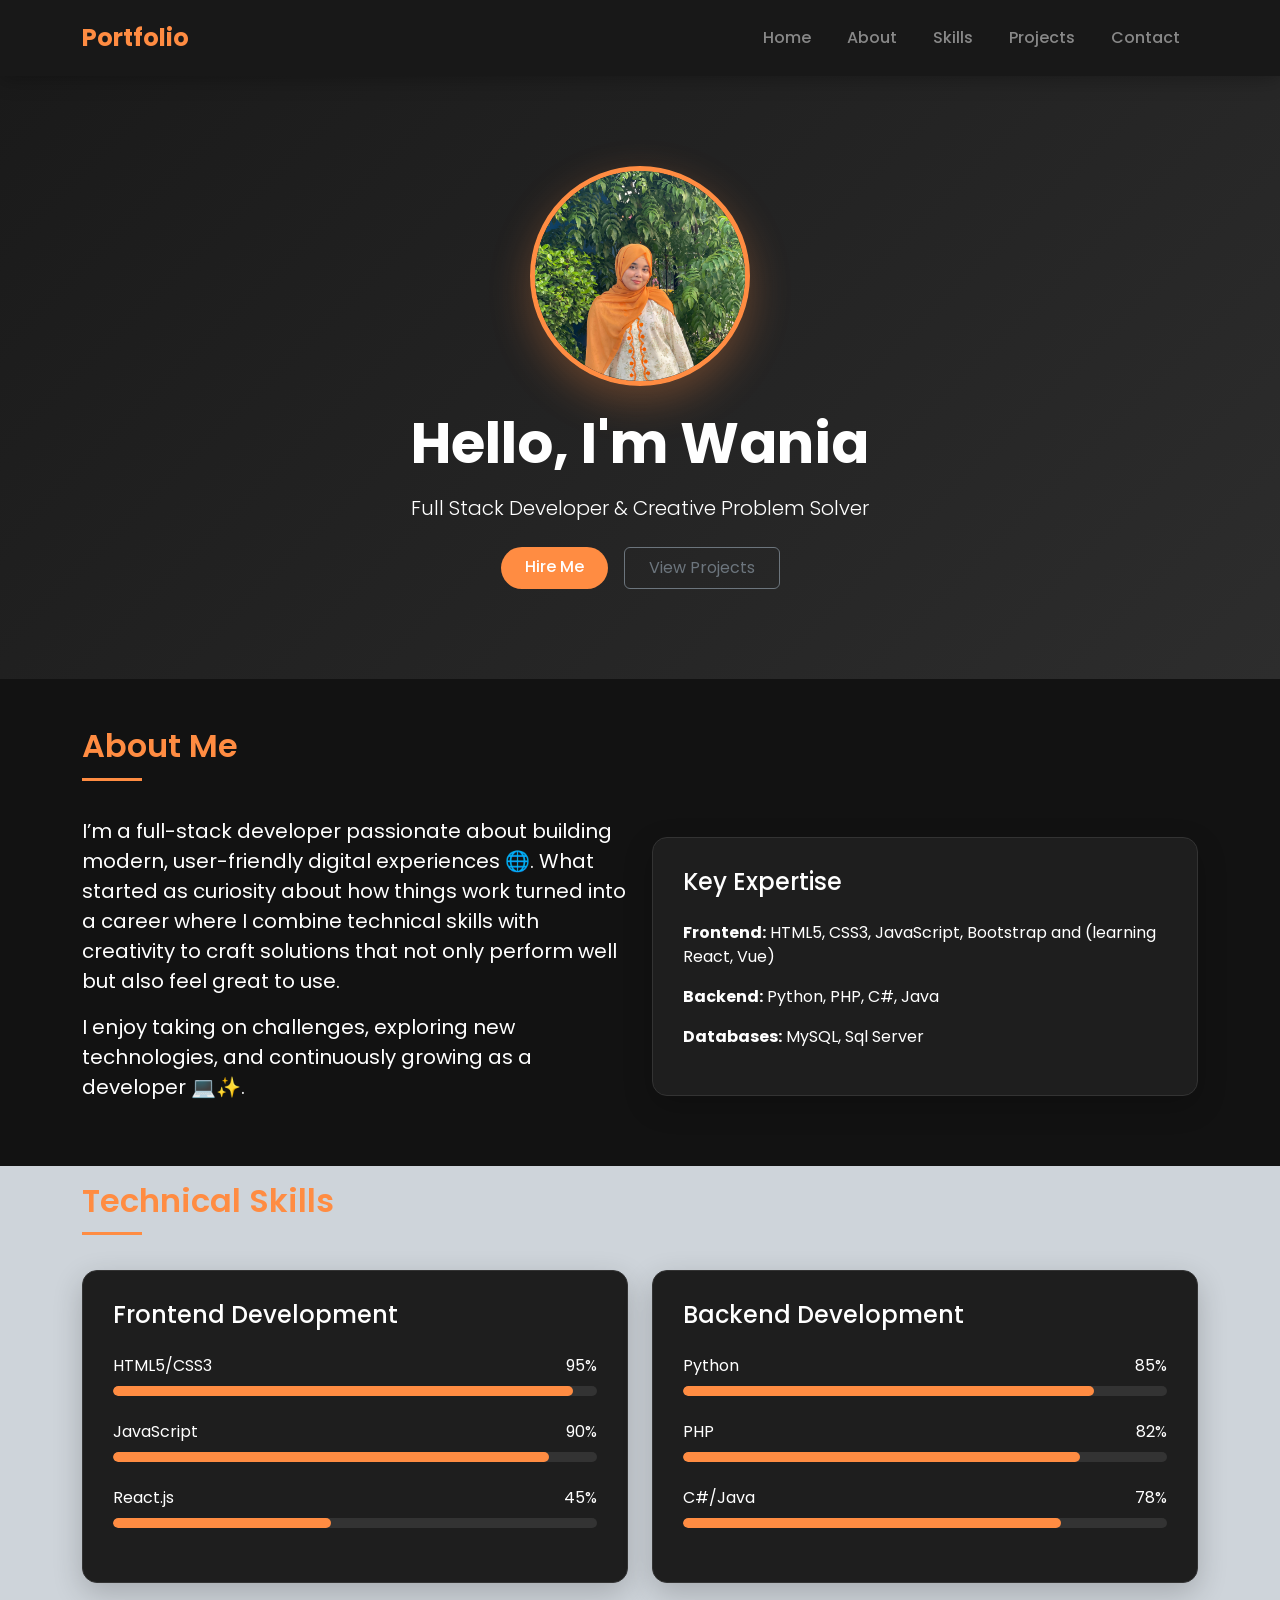
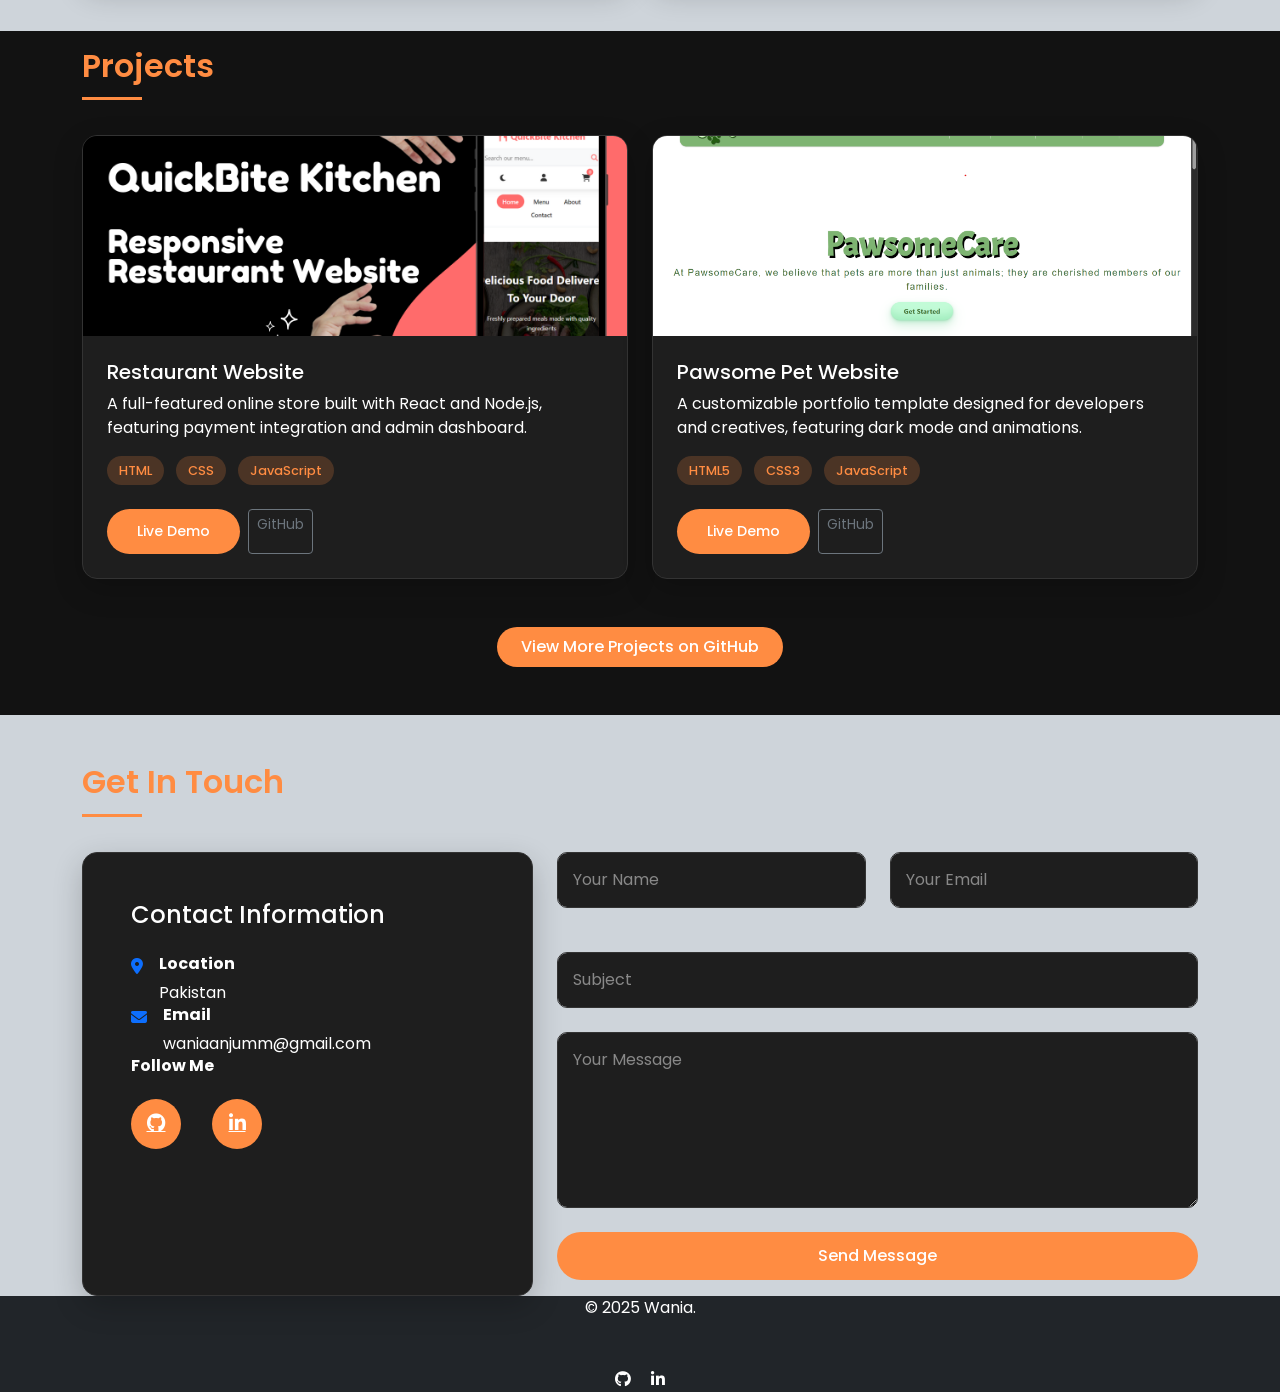
<file: index.html>
<html>
  <head>
    <meta charset="UTF-8" />
    <meta name="viewport" content="width=device-width, initial-scale=1.0" />
    <link rel="icon" type="image/png" href="images/logonia.png" />
    <title>Wania Baig</title>

    <!-- Bootstrap CSS -->
    <link
      href="https://cdn.jsdelivr.net/npm/bootstrap@5.3.0/dist/css/bootstrap.min.css"
      rel="stylesheet"
    />

    <!-- Font Awesome for icons -->
    <link
      rel="stylesheet"
      href="https://cdnjs.cloudflare.com/ajax/libs/font-awesome/6.4.0/css/all.min.css"
    />

    <!-- Google Fonts -->
    <link
      href="https://fonts.googleapis.com/css2?family=Poppins:wght@300;400;500;600;700&family=Roboto+Mono:wght@400;500&display=swap"
      rel="stylesheet"
    />

    <style>
      :root {
        --primary-color: #ff8c42;
        --secondary-color: #1a1a1a;
        --accent-color: #2d2d2d;
        --text-color: #ffffff;
        --light-text: #b0b0b0;
        --border-color: #444444;
      }

      [data-theme="dark"] {
        --primary-color: #ff8c42;
        --secondary-color: #121212;
        --accent-color: #1e1e1e;
        --text-color: #ffffff;
        --light-text: #888888;
        --border-color: #333333;
      }

      body {
        font-family: "Poppins", sans-serif;
        background-color: var(--secondary-color);
        color: var(--text-color);
        transition: all 0.3s ease;
      }

      h1,
      h2,
      h3,
      h4,
      h5,
      h6 {
        font-family: "Poppins", sans-serif;
        color: var(--text-color);
      }

      .navbar {
        background-color: rgba(26, 26, 26, 0.95);
        box-shadow: 0 2px 20px rgba(0, 0, 0, 0.3);
        padding: 15px 0;
      }

      .navbar-brand {
        font-weight: 700;
        color: var(--primary-color);
        font-size: 1.5rem;
      }

      .nav-link {
        color: var(--light-text);
        font-weight: 500;
        margin: 0 10px;
        transition: color 0.3s ease;
      }

      .nav-link:hover {
        color: var(--primary-color);
      }

      .hero-section {
        background: linear-gradient(135deg, #1a1a1a 0%, #2d2d2d 100%);
        padding: 90px 0;
        position: relative;
        overflow: hidden;
      }

      .hero-image {
        border-radius: 50%;
        width: 220px;
        height: 220px;
        object-fit: cover;
        border: 5px solid var(--primary-color);
        box-shadow: 0 15px 40px rgba(255, 140, 66, 0.3);
      }

      .section-title {
        color: var(--primary-color);
        font-weight: 600;
        margin-bottom: 50px;
        position: relative;
        display: inline-block;
      }

      .section-title::after {
        content: "";
        position: absolute;
        bottom: -15px;
        left: 0;
        width: 60px;
        height: 3px;
        background-color: var(--primary-color);
      }

      .skill-card {
        background-color: var(--accent-color);
        border-radius: 15px;
        padding: 30px;
        box-shadow: 0 10px 30px rgba(0, 0, 0, 0.2);
        transition: transform 0.3s ease, box-shadow 0.3s ease;
        border: 1px solid var(--border-color);
      }

      .skill-card:hover {
        transform: translateY(-10px);
        box-shadow: 0 15px 40px rgba(0, 0, 0, 0.3);
      }

      .project-card {
        background-color: var(--accent-color);
        border-radius: 15px;
        overflow: hidden;
        box-shadow: 0 10px 30px rgba(0, 0, 0, 0.2);
        transition: transform 0.3s ease;
        border: 1px solid var(--border-color);
      }

      .project-card:hover {
        transform: translateY(-10px);
      }

      .project-image {
        width: 100%;
        height: 200px;
        object-fit: cover;
      }

      .btn-primary {
        background-color: var(--primary-color);
        border: none;
        border-radius: 50px;
        padding: 12px 30px;
        font-weight: 500;
        transition: all 0.3s ease;
      }

      .btn-primary:hover {
        background-color: #e67e22;
        transform: translateY(-3px);
        box-shadow: 0 8px 20px rgba(255, 140, 66, 0.4);
      }

      .social-icon {
        display: inline-flex;
        align-items: center;
        justify-content: center;
        width: 50px;
        height: 50px;
        background-color: var(--primary-color);
        color: white;
        border-radius: 50%;
        margin-right: 15px;
        transition: all 0.3s ease;
        font-size: 1.2rem;
      }

      .social-icon:hover {
        background-color: #e67e22;
        transform: translateY(-5px);
      }

      .progress {
        height: 10px;
        background-color: var(--border-color);
        border-radius: 5px;
      }

      .progress-bar {
        background-color: var(--primary-color);
        border-radius: 5px;
      }

      .contact-form input,
      .contact-form textarea {
        background-color: var(--accent-color);
        border: 1px solid var(--border-color);
        border-radius: 10px;
        padding: 15px;
        color: var(--text-color);
        margin-bottom: 20px;
      }

      .contact-form input::placeholder,
      .contact-form textarea::placeholder {
        color: var(--light-text);
      }

      .contact-form input:focus,
      .contact-form textarea:focus {
        outline: none;
        border-color: var(--primary-color);
        box-shadow: 0 0 0 3px rgba(255, 140, 66, 0.2);
      }

      .theme-toggle {
        cursor: pointer;
        color: var(--light-text);
        transition: color 0.3s ease;
      }

      .theme-toggle:hover {
        color: var(--primary-color);
      }

      .badge {
        background-color: var(--primary-color);
        color: white;
        padding: 5px 12px;
        border-radius: 20px;
        font-size: 0.8rem;
        font-weight: 500;
      }

      .tech-tag {
        display: inline-block;
        background-color: rgba(255, 140, 66, 0.2);
        color: var(--primary-color);
        padding: 5px 12px;
        border-radius: 20px;
        font-size: 0.8rem;
        font-weight: 500;
        margin-right: 8px;
        margin-bottom: 8px;
      }

      .project-overlay {
        position: absolute;
        top: 0;
        left: 0;
        right: 0;
        bottom: 0;
        background-color: rgba(0, 0, 0, 0.7);
        display: flex;
        align-items: center;
        justify-content: center;
        opacity: 0;
        transition: opacity 0.3s ease;
      }

      .project-card:hover .project-overlay {
        opacity: 1;
      }

      .project-links a {
        display: inline-block;
        margin: 0 10px;
        color: var(--primary-color);
        font-size: 1.2rem;
        transition: color 0.3s ease;
      }

      .project-links a:hover {
        color: #e67e22;
      }

      .timeline-item {
        position: relative;
        padding-left: 40px;
        margin-bottom: 30px;
      }

      .timeline-dot {
        position: absolute;
        left: 0;
        top: 10px;
        width: 20px;
        height: 20px;
        background-color: var(--primary-color);
        border-radius: 50%;
      }

      @media (max-width: 768px) {
        .hero-section {
          padding: 80px 0;
        }

        .hero-image {
          width: 180px;
          height: 180px;
        }

        .section-title {
          font-size: 1.8rem;
        }
      }
    </style>
  </head>
  <body data-theme="dark">
    <!-- Navigation Bar -->
    <nav class="navbar navbar-expand-lg sticky-top">
      <div class="container">
        <a class="navbar-brand" href="#">Portfolio</a>
        <button
          class="navbar-toggler"
          type="button"
          data-bs-toggle="collapse"
          data-bs-target="#navbarNav"
        >
          <span class="navbar-toggler-icon"></span>
        </button>
        <div class="collapse navbar-collapse" id="navbarNav">
          <ul class="navbar-nav ms-auto">
            <li class="nav-item"><a class="nav-link" href="#home">Home</a></li>
            <li class="nav-item">
              <a class="nav-link" href="#about">About</a>
            </li>
            <li class="nav-item">
              <a class="nav-link" href="#skills">Skills</a>
            </li>
            <li class="nav-item">
              <a class="nav-link" href="#projects">Projects</a>
            </li>
            <li class="nav-item">
              <a class="nav-link" href="#contact">Contact</a>
            </li>
          </ul>
        </div>
      </div>
    </nav>

    <!-- Hero Section -->
    <section id="home" class="hero-section d-flex align-items-center">
      <div class="container text-center">
        <img src="images/nia.jpg" alt="Your Profile" class="hero-image mb-4" />
        <h1 class="display-4 fw-bold mb-3">Hello, I'm Wania</h1>
        <p class="lead mb-4">Full Stack Developer & Creative Problem Solver</p>
        <div class="d-flex justify-content-center gap-3">
          <a href="#contact" class="btn btn-primary px-4 py-2">Hire Me</a>
          <a href="#projects" class="btn btn-outline-secondary px-4 py-2"
            >View Projects</a
          >
        </div>
      </div>
    </section>

    <!-- About Section -->
    <section id="about" class="py-16 mt-5">
      <div class="container">
        <h2 class="section-title text-center mb-12">About Me</h2>
        <div class="row align-items-center">
          <div class="col-lg-6 mb-8 mb-lg-0">
            <p class="fs-5 lh-base">
              I’m a full-stack developer passionate about building modern,
              user-friendly digital experiences 🌐. What started as curiosity
              about how things work turned into a career where I combine
              technical skills with creativity to craft solutions that not only
              perform well but also feel great to use.
            </p>
            <p class="fs-5 lh-base">
              I enjoy taking on challenges, exploring new technologies, and
              continuously growing as a developer 💻✨.
            </p>
          </div>

          <div class="col-lg-6">
            <div class="skill-card">
              <h4 class="mb-4">Key Expertise</h4>
              <ul class="list-unstyled">
                <li class="mb-3">
                  <strong>Frontend:</strong> HTML5, CSS3, JavaScript, Bootstrap
                  and (learning React, Vue)
                </li>
                <li class="mb-3">
                  <strong>Backend:</strong> Python, PHP, C#, Java
                </li>
                <li class="mb-3">
                  <strong>Databases:</strong> MySQL, Sql Server
                </li>
              </ul>
            </div>
          </div>
        </div>
      </div>
    </section>

    <!-- Skills Section -->
    <section id="skills" class="py-16 bg-dark-subtle mt-5">
      <div class="container">
        <h2 class="section-title text-center mt-3">Technical Skills</h2>
        <div class="row">
          <div class="col-lg-6 mb-5">
            <div class="skill-card h-100">
              <h4 class="mb-4">Frontend Development</h4>
              <div class="mb-4">
                <div class="d-flex justify-content-between mb-2">
                  <span>HTML5/CSS3</span>
                  <span>95%</span>
                </div>
                <div class="progress">
                  <div
                    class="progress-bar"
                    role="progressbar"
                    style="width: 95%"
                  ></div>
                </div>
              </div>
              <div class="mb-4">
                <div class="d-flex justify-content-between mb-2">
                  <span>JavaScript</span>
                  <span>90%</span>
                </div>
                <div class="progress">
                  <div
                    class="progress-bar"
                    role="progressbar"
                    style="width: 90%"
                  ></div>
                </div>
              </div>
              <div class="mb-4">
                <div class="d-flex justify-content-between mb-2">
                  <span>React.js</span>
                  <span>45%</span>
                </div>
                <div class="progress">
                  <div
                    class="progress-bar"
                    role="progressbar"
                    style="width: 45%"
                  ></div>
                </div>
              </div>
            </div>
          </div>
          <div class="col-lg-6 mb-5">
            <div class="skill-card h-100">
              <h4 class="mb-4">Backend Development</h4>
              <div class="mb-4">
                <div class="d-flex justify-content-between mb-2">
                  <span>Python</span>
                  <span>85%</span>
                </div>
                <div class="progress">
                  <div
                    class="progress-bar"
                    role="progressbar"
                    style="width: 85%"
                  ></div>
                </div>
              </div>
              <div class="mb-4">
                <div class="d-flex justify-content-between mb-2">
                  <span>PHP</span>
                  <span>82%</span>
                </div>
                <div class="progress">
                  <div
                    class="progress-bar"
                    role="progressbar"
                    style="width: 82%"
                  ></div>
                </div>
              </div>
              <div class="mb-0">
                <div class="d-flex justify-content-between mb-2">
                  <span>C#/Java</span>
                  <span>78%</span>
                </div>
                <div class="progress">
                  <div
                    class="progress-bar"
                    role="progressbar"
                    style="width: 78%"
                  ></div>
                </div>
              </div>
            </div>
          </div>
        </div>
      </div>
    </section>

    <!-- Projects Section -->
    <section id="projects" class="py-16">
      <div class="container">
        <h2 class="section-title text-center mt-3">Projects</h2>
        <div class="row justify-content-center">
          <!-- Project 1 -->
          <div class="col-lg-6 col-md-6 mb-6">
            <div class="project-card h-100">
              <div class="position-relative">
                <img
                  src="images/quickbite.png"
                  alt="Food delivery"
                  class="project-image"
                />
                <div class="project-overlay">
                  <div class="text-center">
                    <h5 class="text-white mb-3">Restaurant Website</h5>
                    <div class="project-links">
                      <a href="https://github.com/fgswania/QuickBite.git"
                        ><i class="fab fa-github"></i
                      ></a>
                    </div>
                  </div>
                </div>
              </div>
              <div class="p-4">
                <h5 class="mb-2">Restaurant Website</h5>
                <p class="mb-3">
                  A full-featured online store built with React and Node.js,
                  featuring payment integration and admin dashboard.
                </p>
                <div class="mb-3">
                  <span class="tech-tag">HTML</span>
                  <span class="tech-tag">CSS</span>
                  <span class="tech-tag">JavaScript</span>
                </div>
                <div class="d-flex gap-2">
                  <a
                    href="https://quick-bite-opal.vercel.app/"
                    class="btn btn-primary btn-sm"
                    >Live Demo</a
                  >
                  <a
                    href="https://github.com/fgswania/QuickBite.git"
                    class="btn btn-outline-secondary btn-sm"
                    >GitHub</a
                  >
                </div>
              </div>
            </div>
          </div>

          <!-- Project 2 -->
          <div class="col-lg-6 col-md-6 mb-6">
            <div class="project-card h-100">
              <div class="position-relative">
                <img
                  src="images/pawsome.png"
                  alt="Website Template"
                  class="project-image"
                />
                <div class="project-overlay">
                  <div class="text-center">
                    <h5 class="text-white mb-3">Pawsome Pet Website</h5>
                    <div class="project-links">
                      <a href="https://github.com/fgswania/PawsomeCare.git"
                        ><i class="fab fa-github"></i
                      ></a>
                    </div>
                  </div>
                </div>
              </div>
              <div class="p-4">
                <h5 class="mb-2">Pawsome Pet Website</h5>
                <p class="mb-3">
                  A customizable portfolio template designed for developers and
                  creatives, featuring dark mode and animations.
                </p>
                <div class="mb-3">
                  <span class="tech-tag">HTML5</span>
                  <span class="tech-tag">CSS3</span>
                  <span class="tech-tag">JavaScript</span>
                </div>
                <div class="d-flex gap-2">
                  <a
                    href="https://pawsomwecare.vercel.app/"
                    class="btn btn-primary btn-sm"
                    >Live Demo</a
                  >
                  <a
                    href="https://github.com/fgswania/PawsomeCare.git"
                    class="btn btn-outline-secondary btn-sm"
                    >GitHub</a
                  >
                </div>
              </div>
            </div>
          </div>
        </div>

        <!-- View More Projects Button -->
        <div class="text-center mt-5">
          <a
            href="https://github.com/fgswania?tab=repositories"
            class="btn btn-primary px-4 py-2">View More Projects on GitHub </a>
        </div>
      </div>
    </section>

    <!-- Contact Section -->
    <section id="contact" class="py-16 bg-dark-subtle mt-5">
      <div class="container">
        <h2 class="section-title text-center mb-12 mt-5">Get In Touch</h2>
        <div class="row">
          <div class="col-lg-5 mb-8 mb-lg-0">
            <div class="skill-card h-100 p-5">
              <h4 class="mb-4">Contact Information</h4>
              <div class="d-flex align-items-start mb-6">
                <i class="fas fa-map-marker-alt text-primary mt-1 me-3"></i>
                <div>
                  <h6 class="fw-bold">Location</h6>
                  <p class="mb-0">Pakistan</p>
                </div>
              </div>
              <div class="d-flex align-items-start mb-6">
                <i class="fas fa-envelope text-primary mt-1 me-3"></i>
                <div>
                  <h6 class="fw-bold">Email</h6>
                  <p class="mb-0">waniaanjumm@gmail.com</p>
                </div>
              </div>

              <div class="mt-8">
                <h6 class="fw-bold mb-4">Follow Me</h6>
                <div class="d-flex gap-3">
                  <a href="https://github.com/fgswania/" class="social-icon"
                    ><i class="fab fa-github"></i
                  ></a>
                  <a href="https://www.linkedin.com/in/wania-baig-506b8731a/" class="social-icon"
                    ><i class="fab fa-linkedin-in"></i
                  ></a>
               
                </div>
              </div>
            </div>
          </div>
          <div class="col-lg-7">
            <form
              class="contact-form"
              action="https://formspree.io/f/xldpdlyd"
              method="POST"
            >
              <div class="row">
                <div class="col-md-6 mb-4">
                  <input
                    type="text"
                    class="form-control"
                    placeholder="Your Name"
                    required
                    name="name"
                  />
                </div>
                <div class="col-md-6 mb-4">
                  <input
                    type="email"
                    class="form-control"
                    placeholder="Your Email"
                    required
                    name="email"
                  />
                </div>
              </div>
              <div class="mb-4">
                <input
                  type="text"
                  class="form-control"
                  placeholder="Subject"
                  name="subject"
                  required
                />
              </div>
              <div class="mb-4">
                <textarea
                  class="form-control"
                  rows="6"
                  placeholder="Your Message"
                  required
                ></textarea>
              </div>
              <button type="submit" class="btn btn-primary w-100">
                Send Message
              </button>
            </form>
          </div>
        </div>
      </div>
    </section>

    <!-- Footer -->
    <footer class="bg-dark text-white py-6">
      <div class="container text-center">
        <p>&copy; 2025 Wania.</p>
        <div class="mt-5">
          <a href="https://github.com/fgswania/" class="text-white mx-2"><i class="fab fa-github"></i></a>
          <a href="https://www.linkedin.com/in/wania-baig-506b8731a/" class="text-white mx-2"
            ><i class="fab fa-linkedin-in"></i
          ></a>
        </div>
      </div>
    </footer>

    <!-- Bootstrap JS -->
    <script src="https://cdn.jsdelivr.net/npm/bootstrap@5.3.0/dist/js/bootstrap.bundle.min.js"></script>

    <!-- Custom JS -->
    <script>
      // Smooth scrolling for navigation links
      document.querySelectorAll('a[href^="#"]').forEach((anchor) => {
        anchor.addEventListener("click", function (e) {
          e.preventDefault();
          document.querySelector(this.getAttribute("href")).scrollIntoView({
            behavior: "smooth",
          });
        });
      });

      // Navbar scroll effect
      window.addEventListener("scroll", function () {
        const navbar = document.querySelector(".navbar");
        if (window.scrollY > 50) {
          navbar.classList.add("shadow-lg");
        } else {
          navbar.classList.remove("shadow-lg");
        }
      });
    </script>
  </body>
</html>
</file>
